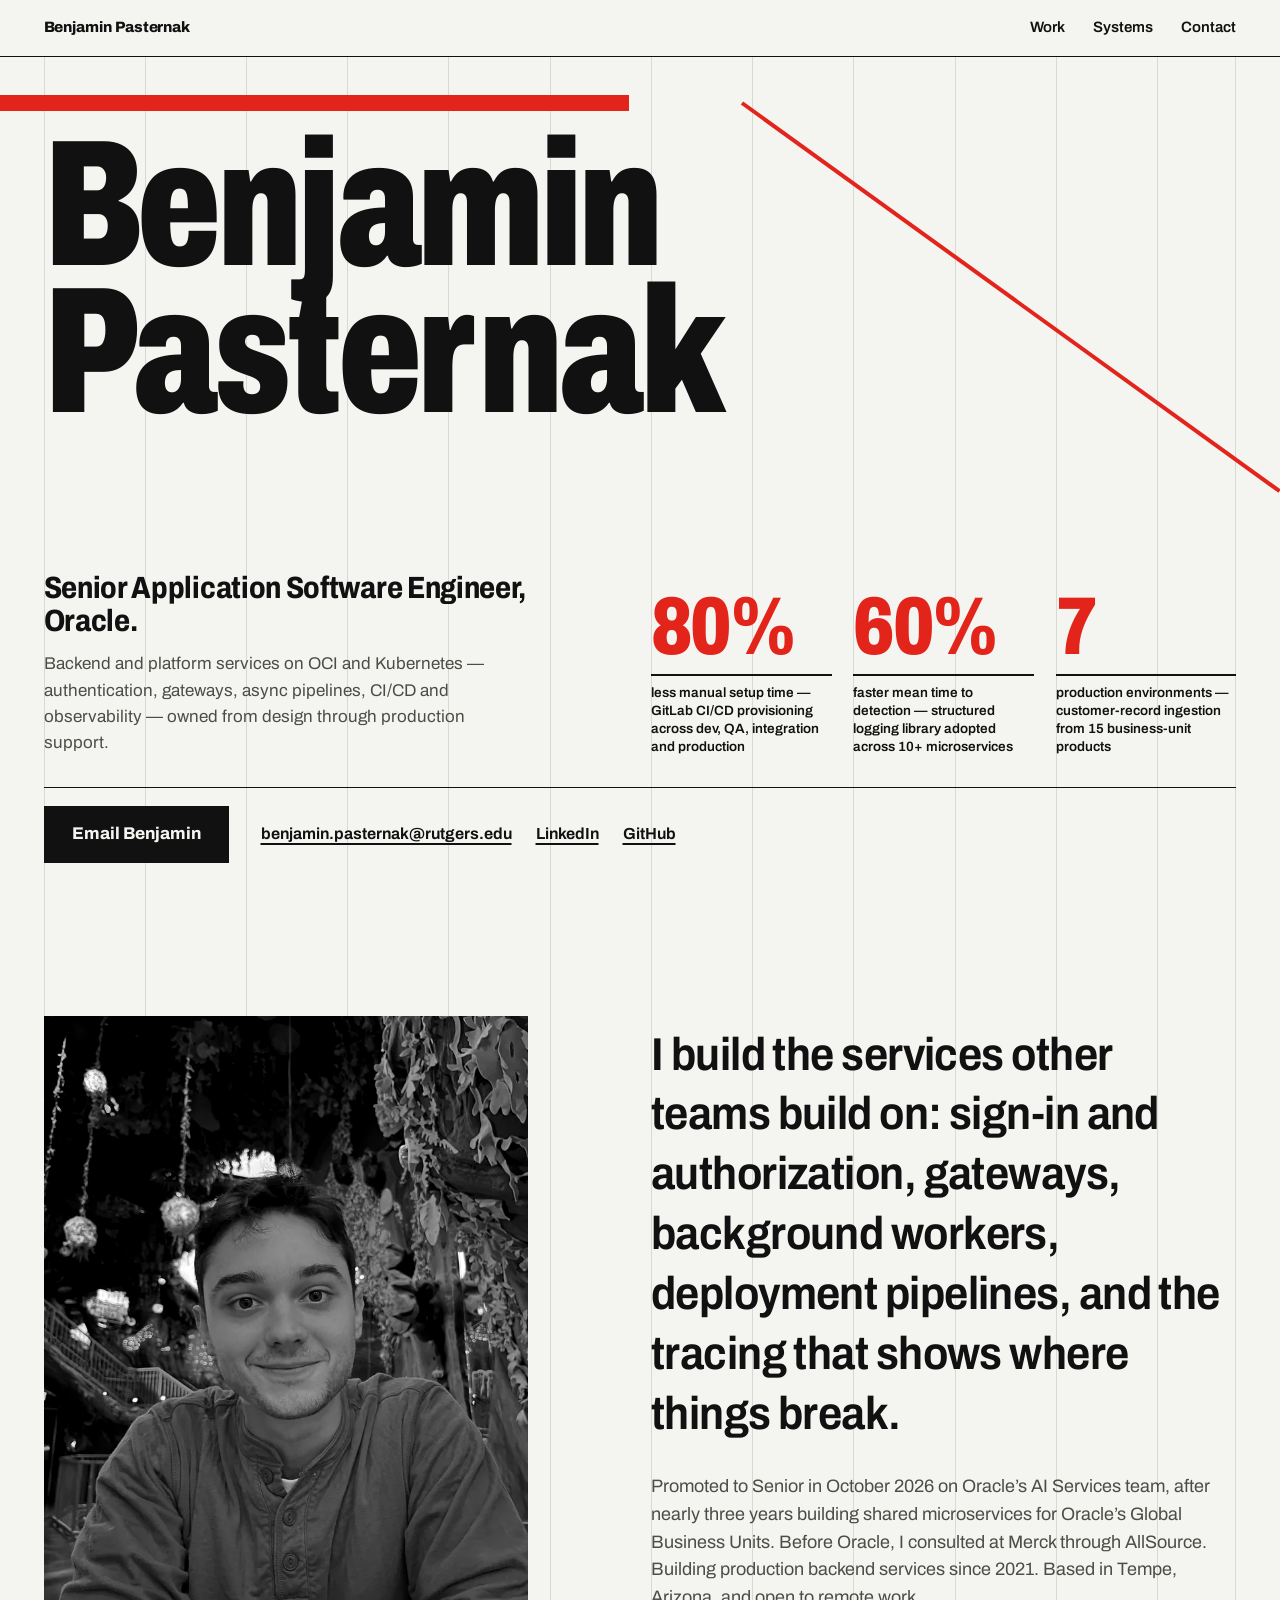
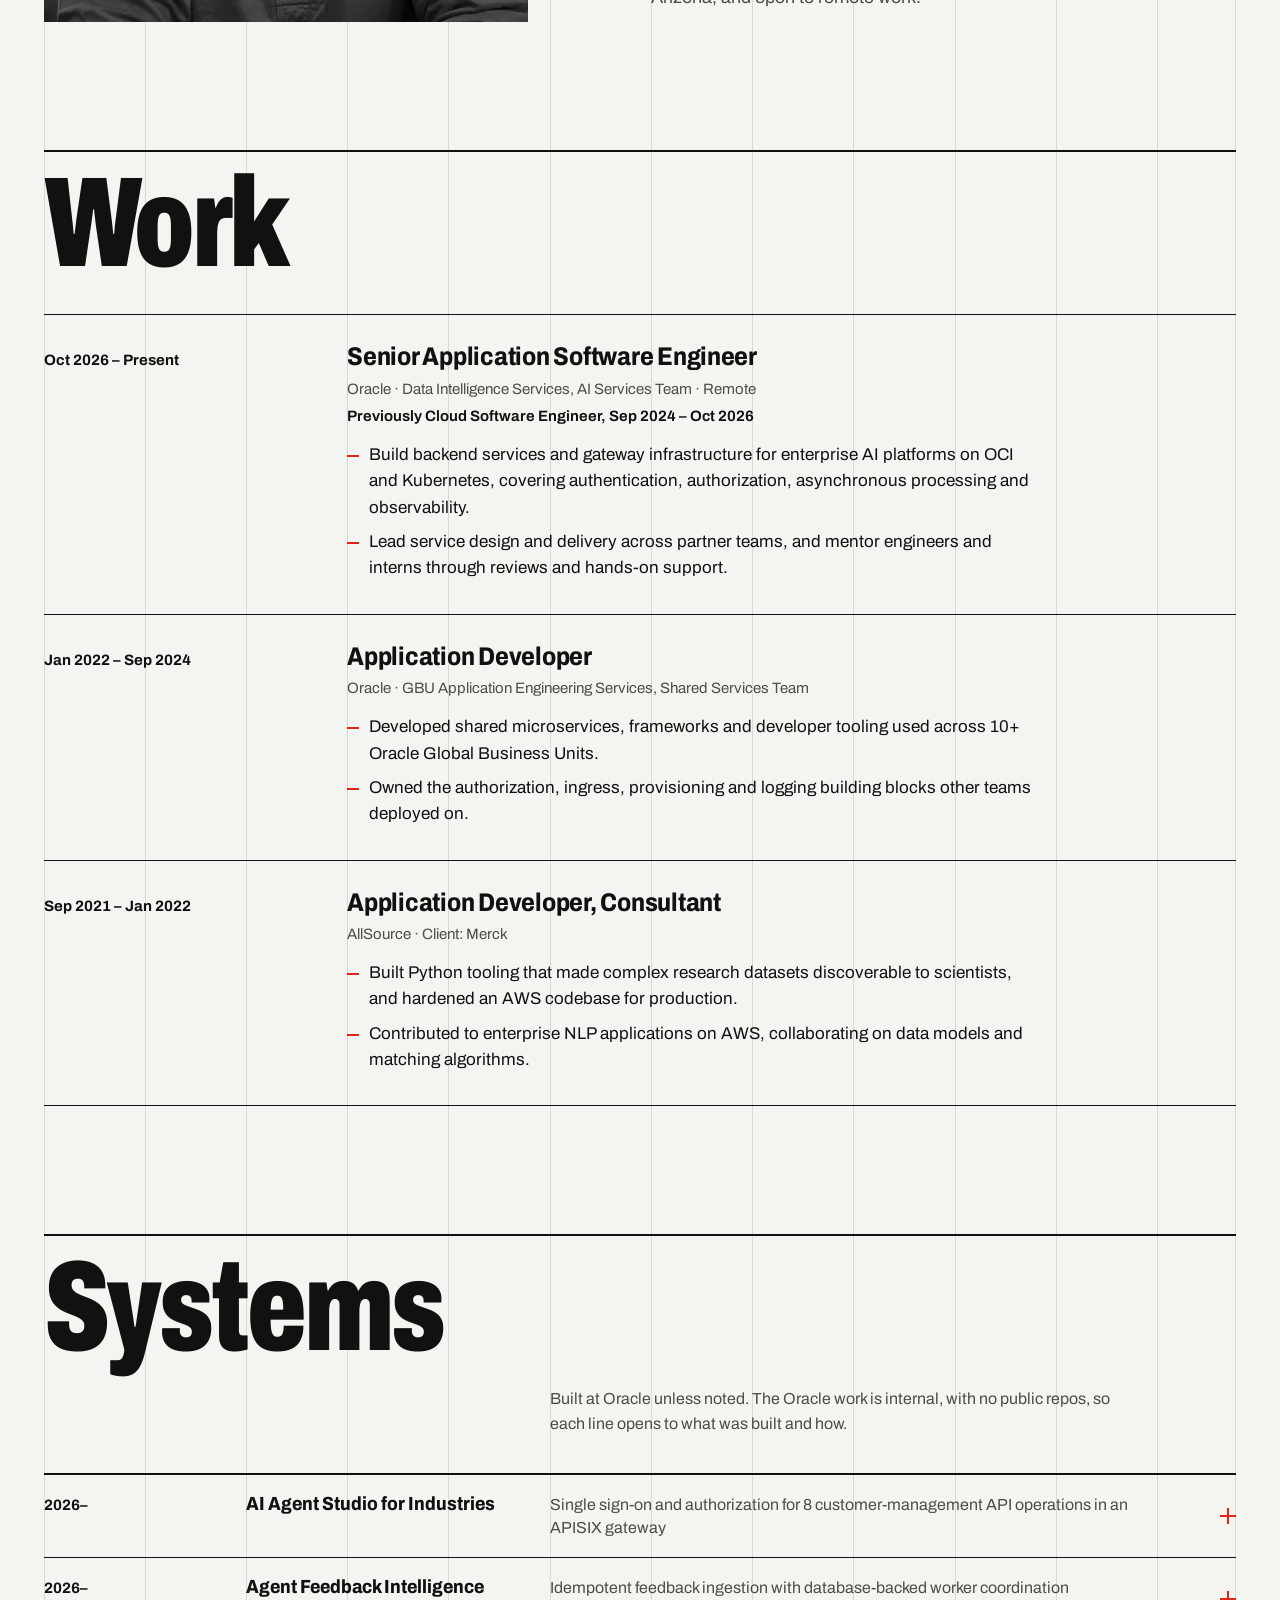
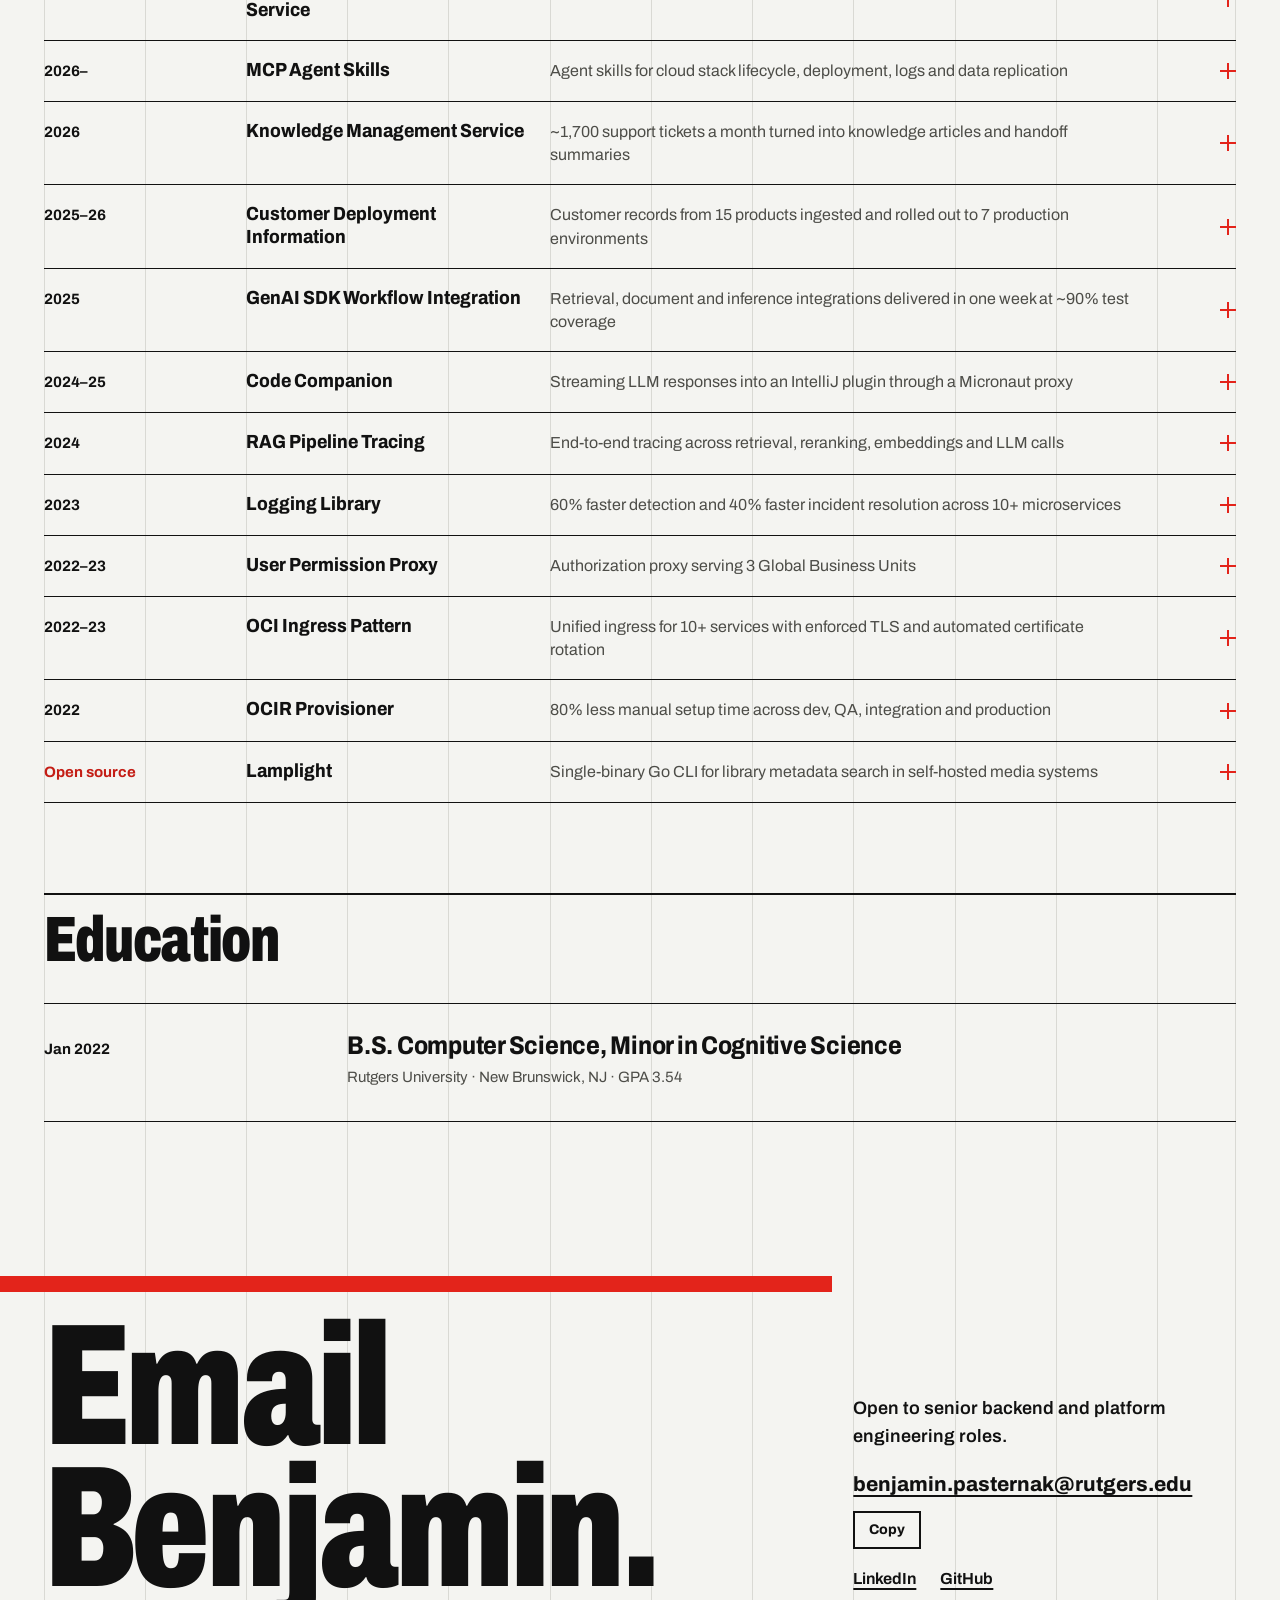
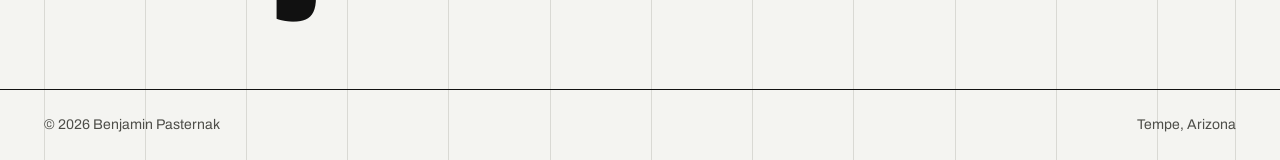
<file: index.html>
<!DOCTYPE html>
<html lang="en">
<head>
  <meta charset="UTF-8" />
  <meta name="viewport" content="width=device-width, initial-scale=1.0" />
  <title>Benjamin Pasternak — Senior Application Software Engineer</title>
  <meta name="description" content="Benjamin Pasternak, senior application software engineer at Oracle building backend and platform services on OCI and Kubernetes: authentication, gateways, async pipelines, CI/CD and observability." />
  <meta name="theme-color" content="#f4f4f1" />
  <link rel="icon" href="data:image/svg+xml,%3Csvg xmlns='http://www.w3.org/2000/svg' viewBox='0 0 32 32'%3E%3Crect width='32' height='32' fill='%23111'/%3E%3Crect width='32' height='6' fill='%23e3241b'/%3E%3Ctext x='4' y='26' font-family='Arial,Helvetica,sans-serif' font-size='16' font-weight='900' fill='%23f4f4f1'%3EBP%3C/text%3E%3C/svg%3E" />
  <link rel="preconnect" href="https://fonts.googleapis.com" />
  <link rel="preconnect" href="https://fonts.gstatic.com" crossorigin />
  <link href="https://fonts.googleapis.com/css2?family=Archivo:wdth,wght@62..125,100..900&display=swap" rel="stylesheet" />
  <link rel="stylesheet" href="styles.css" />
</head>
<body>
  <a class="skip" href="#work">Skip to work history</a>

  <div class="grid-lines" aria-hidden="true">
    <i></i><i></i><i></i><i></i><i></i><i></i><i></i><i></i><i></i><i></i><i></i><i></i>
  </div>

  <header class="nav">
    <div class="row nav-row">
      <a class="nav-name" href="#top">Benjamin Pasternak</a>
      <nav class="nav-links" aria-label="Sections">
        <a href="#work">Work</a>
        <a href="#systems">Systems</a>
        <a href="#contact">Contact</a>
      </nav>
    </div>
  </header>

  <main id="top">

    <section class="hero row" aria-labelledby="hero-name">
      <div class="hero-bar" aria-hidden="true"></div>
      <svg class="hero-diagonal" aria-hidden="true">
        <line x1="0" y1="0" x2="100%" y2="100%" pathLength="1" />
      </svg>

      <h1 class="hero-name" id="hero-name">Benjamin<br />Paste<span class="kern-rn">r</span>nak</h1>

      <div class="hero-lede">
        <p class="hero-title">Senior Application Software Engineer, Oracle.</p>
        <p class="hero-sub"><span class="sub-long">Backend and platform services on OCI and Kubernetes — authentication, gateways, async pipelines, CI/CD and observability — owned from design through production support.</span><span class="sub-short">Backend and platform engineer — OCI, Kubernetes, auth, gateways, CI/CD.</span></p>
      </div>

      <dl class="hero-facts">
        <div class="fact">
          <dt class="fact-num">80%</dt>
          <dd class="fact-label">less manual setup time — GitLab CI/CD provisioning across dev, QA, integration and production</dd>
        </div>
        <div class="fact">
          <dt class="fact-num">60%</dt>
          <dd class="fact-label">faster mean time to detection — structured logging library adopted across 10+ microservices</dd>
        </div>
        <div class="fact">
          <dt class="fact-num">7</dt>
          <dd class="fact-label">production environments — customer-record ingestion from 15 business-unit products</dd>
        </div>
      </dl>

      <div class="hero-cta">
        <a class="btn" href="#contact" data-mailto>Email Benjamin</a>
        <p class="hero-links">
          <a class="hero-email" href="#contact" data-email>benjamin.pasternak at rutgers.edu</a>
          <a href="https://www.linkedin.com/in/benjamin-pasternak/" target="_blank" rel="noopener">LinkedIn</a>
          <a href="https://github.com/Benjamin-Pasternak" target="_blank" rel="noopener">GitHub</a>
        </p>
      </div>
    </section>

    <section class="about row" aria-label="About">
      <picture class="about-photo">
        <source srcset="profile-400.webp 400w, profile-720.webp 720w" sizes="(max-width: 600px) 92vw, 40vw" type="image/webp" />
        <img src="profile-720.webp" alt="Benjamin Pasternak" width="720" height="960" loading="lazy" decoding="async" />
      </picture>
      <div class="about-text">
        <p class="about-statement">I build the services other teams build on: sign-in and authorization, gateways, background workers, deployment pipelines, and the tracing that shows where things break.</p>
        <p class="about-detail">Promoted to Senior in October 2026 on Oracle’s AI Services team, after nearly three years building shared microservices for Oracle’s Global Business Units. Before Oracle, I consulted at Merck through AllSource. Building production backend services since 2021. Based in Tempe, Arizona, and open to remote work.</p>
      </div>
    </section>

    <section class="section row" id="work" aria-labelledby="work-h">
      <h2 class="section-h" id="work-h">Work</h2>

      <article class="job">
        <p class="job-dates">Oct 2026 – Present</p>
        <div class="job-main">
          <h3 class="job-role">Senior Application Software Engineer</h3>
          <p class="job-org">Oracle · Data Intelligence Services, AI Services Team · Remote</p>
          <p class="job-prev">Previously Cloud Software Engineer, Sep 2024 – Oct 2026</p>
          <ul class="job-points">
            <li>Build backend services and gateway infrastructure for enterprise AI platforms on OCI and Kubernetes, covering authentication, authorization, asynchronous processing and observability.</li>
            <li>Lead service design and delivery across partner teams, and mentor engineers and interns through reviews and hands-on support.</li>
          </ul>
        </div>
      </article>

      <article class="job">
        <p class="job-dates">Jan 2022 – Sep 2024</p>
        <div class="job-main">
          <h3 class="job-role">Application Developer</h3>
          <p class="job-org">Oracle · GBU Application Engineering Services, Shared Services Team</p>
          <ul class="job-points">
            <li>Developed shared microservices, frameworks and developer tooling used across 10+ Oracle Global Business Units.</li>
            <li>Owned the authorization, ingress, provisioning and logging building blocks other teams deployed on.</li>
          </ul>
        </div>
      </article>

      <article class="job">
        <p class="job-dates">Sep 2021 – Jan 2022</p>
        <div class="job-main">
          <h3 class="job-role">Application Developer, Consultant</h3>
          <p class="job-org">AllSource · Client: Merck</p>
          <ul class="job-points">
            <li>Built Python tooling that made complex research datasets discoverable to scientists, and hardened an AWS codebase for production.</li>
            <li>Contributed to enterprise NLP applications on AWS, collaborating on data models and matching algorithms.</li>
          </ul>
        </div>
      </article>
    </section>

    <section class="section row" id="systems" aria-labelledby="systems-h">
      <h2 class="section-h" id="systems-h">Systems</h2>
      <p class="section-note">Built at Oracle unless noted. The Oracle work is internal, with no public repos, so each line opens to what was built and how.</p>

      <div class="sys-list">
        <details class="sys">
          <summary>
            <span class="sys-years">2026–</span>
            <span class="sys-name">AI Agent Studio for Industries</span>
            <span class="sys-result">Single sign-on and authorization for 8 customer-management API operations in an APISIX gateway</span>
            <span class="sys-toggle" aria-hidden="true"></span>
          </summary>
          <div class="sys-body">
            <p>Implemented OpenID Connect (OIDC) single sign-on in APISIX using customer-specific Oracle Database configuration and OCI Vault credentials, accessed through Kubernetes workload identity. Separated platform-admin credentials from customer permissions and enforced customer ownership through an access broker. Packaged APISIX, its ingress controller and etcd with Helm, with health checks, read-only container filesystems and independent gateway releases.</p>
            <p class="sys-stack">APISIX · OIDC · OCI Vault · Kubernetes · Helm · etcd</p>
          </div>
        </details>

        <details class="sys">
          <summary>
            <span class="sys-years">2026–</span>
            <span class="sys-name">Agent Feedback Intelligence Service</span>
            <span class="sys-result">Idempotent feedback ingestion with database-backed worker coordination</span>
            <span class="sys-toggle" aria-hidden="true"></span>
          </summary>
          <div class="sys-body">
            <p>Led architecture and implementation of a Python/FastAPI service for idempotent feedback ingestion, Oracle-backed query APIs and asynchronous enrichment, while mentoring a junior engineer. Worker coordination uses row locking, retries and atomic completion updates so stale workers can’t overwrite recovered work. PII is masked before sentiment analysis and AI categorization, and model and configuration metadata is recorded for every processed item.</p>
            <p class="sys-stack">Python · FastAPI · Oracle Database · SQLAlchemy · OCI Generative AI</p>
          </div>
        </details>

        <details class="sys">
          <summary>
            <span class="sys-years">2026–</span>
            <span class="sys-name">MCP Agent Skills</span>
            <span class="sys-result">Agent skills for cloud stack lifecycle, deployment, logs and data replication</span>
            <span class="sys-toggle" aria-hidden="true"></span>
          </summary>
          <div class="sys-body">
            <p>Developed Model Context Protocol (MCP) agent skills that let AI agents create, update and delete cloud stacks, deploy artifacts, retrieve status and logs, and replicate data across environments, with request validation and explicit confirmation steps.</p>
            <p class="sys-stack">MCP · Python · OCI · REST APIs</p>
          </div>
        </details>

        <details class="sys">
          <summary>
            <span class="sys-years">2026</span>
            <span class="sys-name">Knowledge Management Service</span>
            <span class="sys-result">~1,700 support tickets a month turned into knowledge articles and handoff summaries</span>
            <span class="sys-toggle" aria-hidden="true"></span>
          </summary>
          <div class="sys-body">
            <p>Built a Python/Flask service that transforms support requests into structured knowledge articles and engineer handoff summaries using OCI Generative AI, with PII redaction before inference. About half of the ~1,700 monthly tickets produce a reusable article. Mentored an intern through delivery: defined the roadmap, reviewed the work and unblocked technical issues.</p>
            <p class="sys-stack">Python · Flask · OCI Generative AI · PII redaction</p>
          </div>
        </details>

        <details class="sys">
          <summary>
            <span class="sys-years">2025–26</span>
            <span class="sys-name">Customer Deployment Information</span>
            <span class="sys-result">Customer records from 15 products ingested and rolled out to 7 production environments</span>
            <span class="sys-toggle" aria-hidden="true"></span>
          </summary>
          <div class="sys-body">
            <p>Owned Java/Micronaut ingestion services that normalize customer records from 15 business-unit products into OCI Object Storage, replacing manual collection. Led 2 peer engineers through delivery, coordinated requirements across 5 teams, and resolved production incidents.</p>
            <p class="sys-stack">Java · Micronaut · Kubernetes · OCI Object Storage · CI/CD</p>
          </div>
        </details>

        <details class="sys">
          <summary>
            <span class="sys-years">2025</span>
            <span class="sys-name">GenAI SDK Workflow Integration</span>
            <span class="sys-result">Retrieval, document and inference integrations delivered in one week at ~90% test coverage</span>
            <span class="sys-toggle" aria-hidden="true"></span>
          </summary>
          <div class="sys-body">
            <p>Integrated a GenAI SDK into a LangGraph-style agent workflow framework as composable nodes: retrieval, document loading and splitting, and inference (chat, embeddings, vision), with checkpointing and serialization. Validated with ~90% unit and integration test coverage.</p>
            <p class="sys-stack">Python · LangGraph-style workflows · RAG · OpenSearch</p>
          </div>
        </details>

        <details class="sys">
          <summary>
            <span class="sys-years">2024–25</span>
            <span class="sys-name">Code Companion</span>
            <span class="sys-result">Streaming LLM responses into an IntelliJ plugin through a Micronaut proxy</span>
            <span class="sys-toggle" aria-hidden="true"></span>
          </summary>
          <div class="sys-body">
            <p>Built a prototype IntelliJ plugin for AI-assisted code generation backed by Oracle-hosted LLMs, with a Micronaut and Reactor server-sent-events proxy delivering real-time model responses. Supported OAuth2 compliance flows and payload verification.</p>
            <p class="sys-stack">Micronaut · Reactor · SSE · OAuth2 · IntelliJ Platform</p>
          </div>
        </details>

        <details class="sys">
          <summary>
            <span class="sys-years">2024</span>
            <span class="sys-name">RAG Pipeline Tracing</span>
            <span class="sys-result">End-to-end tracing across retrieval, reranking, embeddings and LLM calls</span>
            <span class="sys-toggle" aria-hidden="true"></span>
          </summary>
          <div class="sys-body">
            <p>Instrumented retrieval-augmented generation pipelines with OpenTelemetry and OpenInference, exporting to OCI Application Performance Monitoring for component-level latency and error analysis and faster root-cause analysis during incidents.</p>
            <p class="sys-stack">OpenTelemetry · OpenInference · OCI APM</p>
          </div>
        </details>

        <details class="sys">
          <summary>
            <span class="sys-years">2023</span>
            <span class="sys-name">Logging Library</span>
            <span class="sys-result">60% faster detection and 40% faster incident resolution across 10+ microservices</span>
            <span class="sys-toggle" aria-hidden="true"></span>
          </summary>
          <div class="sys-body">
            <p>Built a drop-in structured logging library enforcing an OCI Logging–compliant schema across 10+ microservices, so metadata parses cleanly into Oracle’s central logging system. Wrote the documentation and supported adoption across teams.</p>
            <p class="sys-stack">Java · SLF4J · MDC · OCI Logging</p>
          </div>
        </details>

        <details class="sys">
          <summary>
            <span class="sys-years">2022–23</span>
            <span class="sys-name">User Permission Proxy</span>
            <span class="sys-result">Authorization proxy serving 3 Global Business Units</span>
            <span class="sys-toggle" aria-hidden="true"></span>
          </summary>
          <div class="sys-body">
            <p>Designed and operated a Micronaut authorization proxy that filters requests and injects authorization context into downstream microservices, enforcing internal security standards while simplifying secret management.</p>
            <p class="sys-stack">Micronaut · AuthZ · SSO · OCI</p>
          </div>
        </details>

        <details class="sys">
          <summary>
            <span class="sys-years">2022–23</span>
            <span class="sys-name">OCI Ingress Pattern</span>
            <span class="sys-result">Unified ingress for 10+ services with enforced TLS and automated certificate rotation</span>
            <span class="sys-toggle" aria-hidden="true"></span>
          </summary>
          <div class="sys-body">
            <p>Designed and rolled out a unified ingress architecture with OCI API Gateway, load balancers and NGINX for 10+ internal and external services, centralizing routing and configuration.</p>
            <p class="sys-stack">OCI API Gateway · Load balancers · NGINX · TLS</p>
          </div>
        </details>

        <details class="sys">
          <summary>
            <span class="sys-years">2022</span>
            <span class="sys-name">OCIR Provisioner</span>
            <span class="sys-result">80% less manual setup time across dev, QA, integration and production</span>
            <span class="sys-toggle" aria-hidden="true"></span>
          </summary>
          <div class="sys-body">
            <p>Built a GitLab CI/CD provisioning pipeline using Bash, Kubernetes Jobs and Docker that automates OCI resource setup for every environment and enables full regression deployments, with Prometheus and Grafana telemetry across 10+ services.</p>
            <p class="sys-stack">GitLab CI/CD · Bash · Kubernetes Jobs · Docker · Prometheus · Grafana</p>
          </div>
        </details>

        <details class="sys sys--oss">
          <summary>
            <span class="sys-years">Open source</span>
            <span class="sys-name">Lamplight</span>
            <span class="sys-result">Single-binary Go CLI for library metadata search in self-hosted media systems</span>
            <span class="sys-toggle" aria-hidden="true"></span>
          </summary>
          <div class="sys-body">
            <p>Author and maintainer. Integrates OpenLibrary and indexer search APIs with concurrent requests, structured configuration and graceful handling of upstream failures, packaged for containerized Linux deployments.</p>
            <p class="sys-stack">Go · REST APIs · Concurrency · Docker · <a href="https://github.com/intransigent-iconoclast/lamplight-cli" target="_blank" rel="noopener">View the repo</a></p>
          </div>
        </details>
      </div>
    </section>

    <section class="section section--tight row" aria-labelledby="edu-h">
      <h2 class="section-h section-h--small" id="edu-h">Education</h2>
      <article class="job">
        <p class="job-dates">Jan 2022</p>
        <div class="job-main">
          <h3 class="job-role">B.S. Computer Science, Minor in Cognitive Science</h3>
          <p class="job-org">Rutgers University · New Brunswick, NJ · GPA 3.54</p>
        </div>
      </article>
    </section>

    <section class="contact row" id="contact" aria-labelledby="contact-h">
      <div class="contact-bar" aria-hidden="true"></div>
      <h2 class="contact-h" id="contact-h">Email<br />Benjamin.</h2>
      <div class="contact-body">
        <p class="contact-sub">Open to senior backend and platform engineering roles.</p>
        <p class="contact-email">
          <a id="email-link" href="#contact">Email address loads with JavaScript</a>
          <button class="copy-btn" id="copy-btn" type="button">Copy</button>
          <span class="copy-status" id="copy-status" role="status" aria-live="polite"></span>
        </p>
        <p class="contact-links">
          <a href="https://www.linkedin.com/in/benjamin-pasternak/" target="_blank" rel="noopener">LinkedIn</a>
          <a href="https://github.com/Benjamin-Pasternak" target="_blank" rel="noopener">GitHub</a>
        </p>
      </div>
    </section>
  </main>

  <footer class="footer row">
    <p>© 2026 Benjamin Pasternak</p>
    <p>Tempe, Arizona</p>
  </footer>

  <script src="main.js"></script>
</body>
</html>
</file>
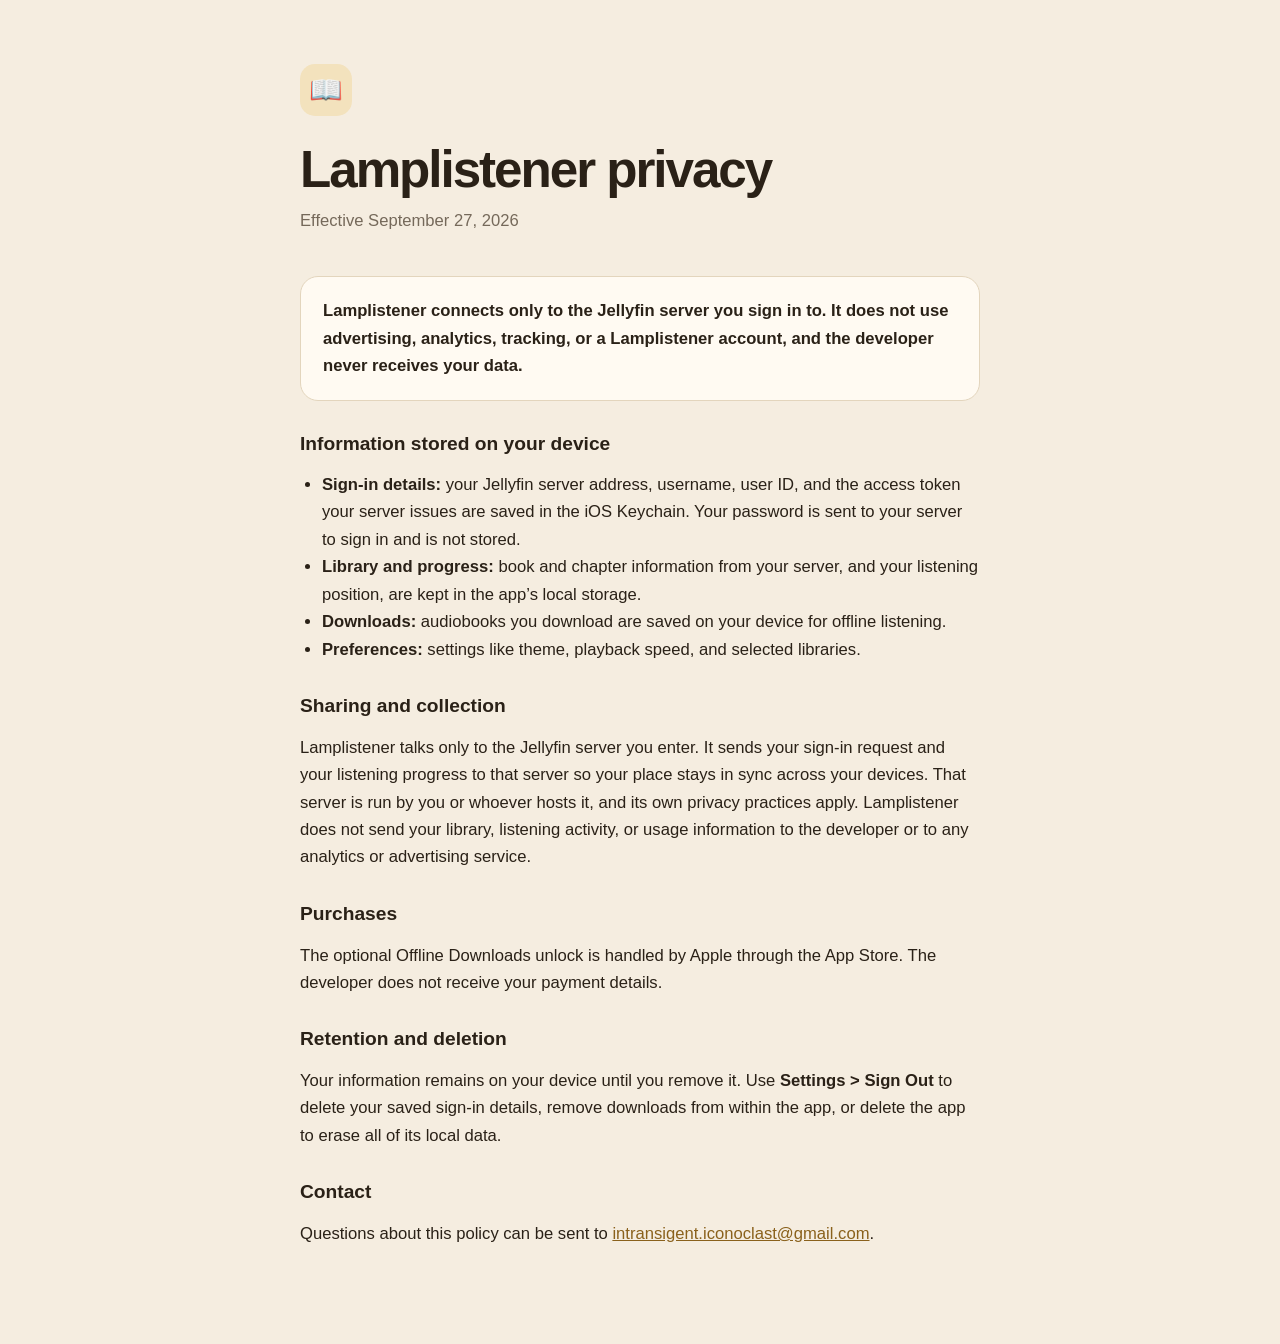
<file: lamplistener-privacy.html>
<!doctype html>
<html lang="en">
<head>
  <meta charset="utf-8">
  <meta name="viewport" content="width=device-width, initial-scale=1">
  <meta name="color-scheme" content="light dark">
  <title>Lamplistener Privacy Policy</title>
  <style>
    :root {
      color-scheme: light dark;
      font-family: -apple-system, BlinkMacSystemFont, "Segoe UI", sans-serif;
      background: #f5ede0;
      color: #2a2117;
    }
    body { margin: 0; }
    main { max-width: 680px; margin: 0 auto; padding: 64px 24px 80px; }
    .mark {
      display: grid; place-items: center; width: 52px; height: 52px;
      border-radius: 15px; background: #f3e2bd; color: #8a611c;
      font-size: 27px; margin-bottom: 24px;
    }
    h1 { margin: 0 0 8px; font-size: clamp(2rem, 7vw, 3.2rem); letter-spacing: -.04em; }
    .updated { margin: 0 0 42px; color: #75695a; }
    h2 { margin: 32px 0 8px; font-size: 1.2rem; }
    p, li { font-size: 1.04rem; line-height: 1.65; }
    ul { padding-left: 22px; }
    a { color: #8a611c; }
    .summary {
      padding: 20px 22px; border: 1px solid #e3d5bd; border-radius: 18px;
      background: #fffaf2; font-weight: 600;
    }
    @media (prefers-color-scheme: dark) {
      :root { background: #17130e; color: #f3ece1; }
      .mark { background: #3a2c14; color: #e5b75c; }
      .updated { color: #b0a594; }
      .summary { background: #221c14; border-color: #3d3325; }
      a { color: #e5b75c; }
    }
  </style>
</head>
<body>
  <main>
    <div class="mark" aria-hidden="true">&#128214;</div>
    <h1>Lamplistener privacy</h1>
    <p class="updated">Effective September 27, 2026</p>

    <p class="summary">Lamplistener connects only to the Jellyfin server you sign in to. It does not use advertising, analytics, tracking, or a Lamplistener account, and the developer never receives your data.</p>

    <h2>Information stored on your device</h2>
    <ul>
      <li><strong>Sign-in details:</strong> your Jellyfin server address, username, user ID, and the access token your server issues are saved in the iOS Keychain. Your password is sent to your server to sign in and is not stored.</li>
      <li><strong>Library and progress:</strong> book and chapter information from your server, and your listening position, are kept in the app’s local storage.</li>
      <li><strong>Downloads:</strong> audiobooks you download are saved on your device for offline listening.</li>
      <li><strong>Preferences:</strong> settings like theme, playback speed, and selected libraries.</li>
    </ul>

    <h2>Sharing and collection</h2>
    <p>Lamplistener talks only to the Jellyfin server you enter. It sends your sign-in request and your listening progress to that server so your place stays in sync across your devices. That server is run by you or whoever hosts it, and its own privacy practices apply. Lamplistener does not send your library, listening activity, or usage information to the developer or to any analytics or advertising service.</p>

    <h2>Purchases</h2>
    <p>The optional Offline Downloads unlock is handled by Apple through the App Store. The developer does not receive your payment details.</p>

    <h2>Retention and deletion</h2>
    <p>Your information remains on your device until you remove it. Use <strong>Settings &gt; Sign Out</strong> to delete your saved sign-in details, remove downloads from within the app, or delete the app to erase all of its local data.</p>

    <h2>Contact</h2>
    <p>Questions about this policy can be sent to <a href="mailto:intransigent.iconoclast@gmail.com">intransigent.iconoclast@gmail.com</a>.</p>
  </main>
</body>
</html>
</file>
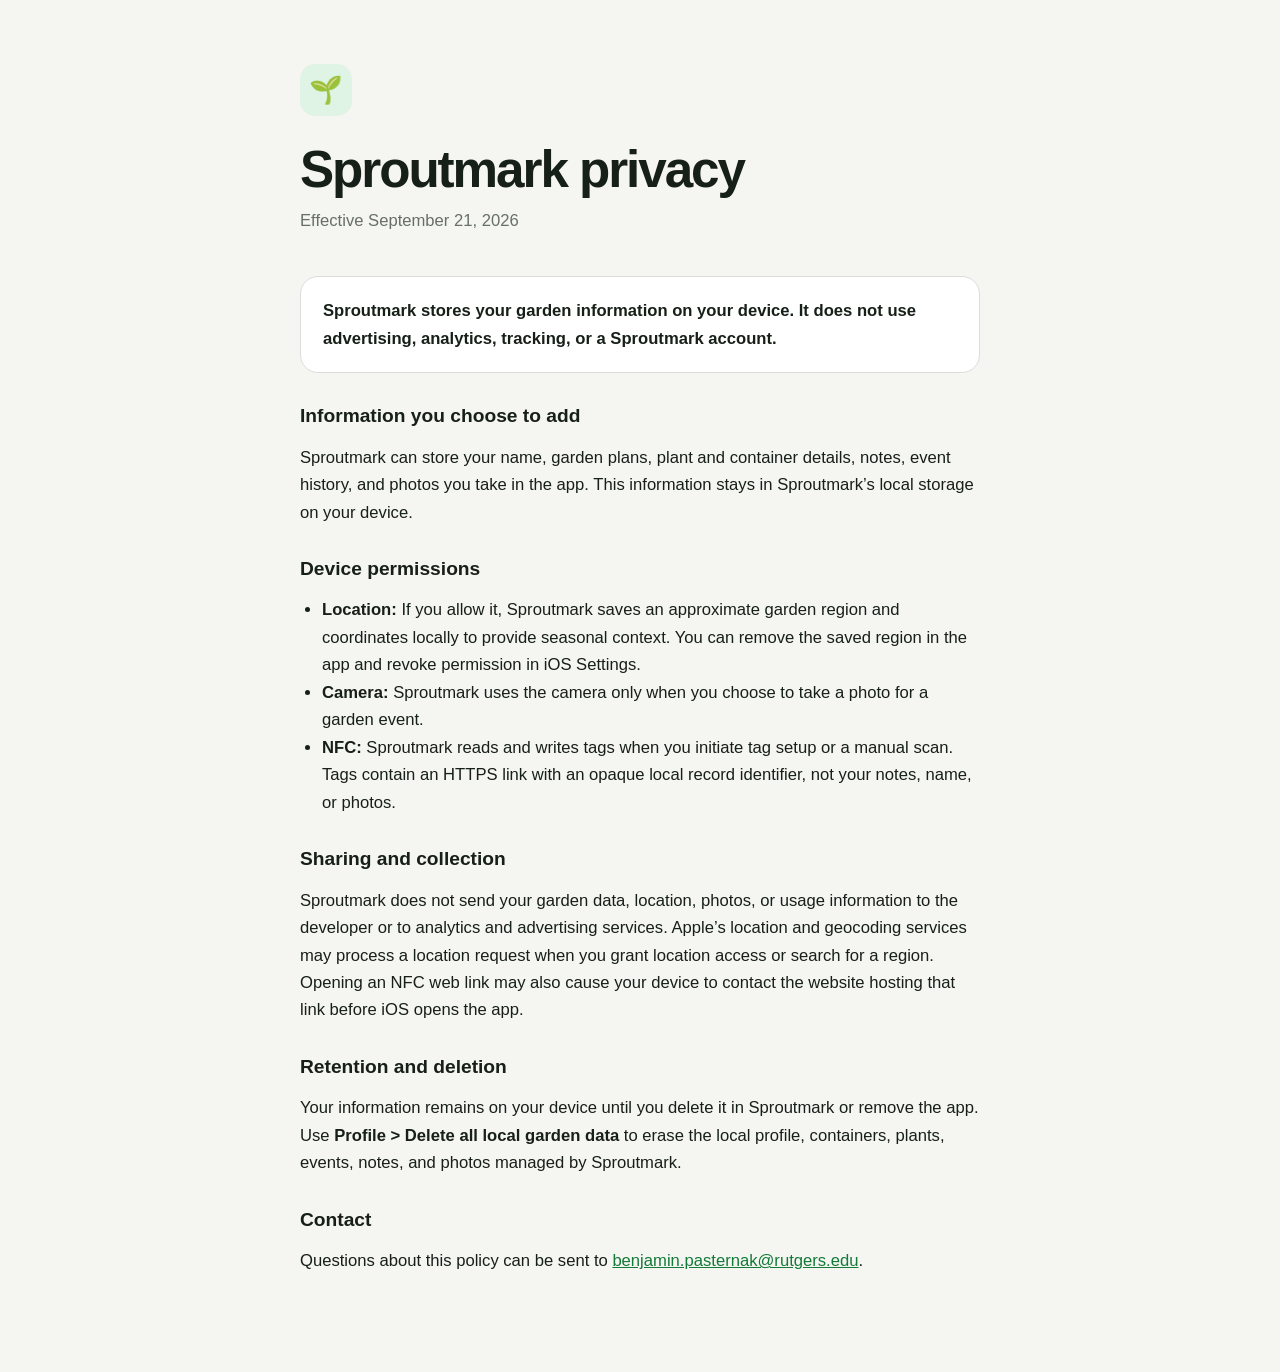
<file: sproutmark-privacy.html>
<!doctype html>
<html lang="en">
<head>
  <meta charset="utf-8">
  <meta name="viewport" content="width=device-width, initial-scale=1">
  <meta name="color-scheme" content="light dark">
  <title>Sproutmark Privacy Policy</title>
  <style>
    :root {
      color-scheme: light dark;
      font-family: -apple-system, BlinkMacSystemFont, "Segoe UI", sans-serif;
      background: #f5f5f2;
      color: #172018;
    }
    body { margin: 0; }
    main { max-width: 680px; margin: 0 auto; padding: 64px 24px 80px; }
    .mark {
      display: grid; place-items: center; width: 52px; height: 52px;
      border-radius: 15px; background: #dff4e5; color: #17823d;
      font-size: 27px; margin-bottom: 24px;
    }
    h1 { margin: 0 0 8px; font-size: clamp(2rem, 7vw, 3.2rem); letter-spacing: -.04em; }
    .updated { margin: 0 0 42px; color: #667067; }
    h2 { margin: 32px 0 8px; font-size: 1.2rem; }
    p, li { font-size: 1.04rem; line-height: 1.65; }
    ul { padding-left: 22px; }
    a { color: #137a37; }
    .summary {
      padding: 20px 22px; border: 1px solid #d9ded9; border-radius: 18px;
      background: #fff; font-weight: 600;
    }
    @media (prefers-color-scheme: dark) {
      :root { background: #111512; color: #eef3ee; }
      .mark { background: #183923; color: #61d681; }
      .updated { color: #a9b2aa; }
      .summary { background: #1b211c; border-color: #333b34; }
      a { color: #70dd8e; }
    }
  </style>
</head>
<body>
  <main>
    <div class="mark" aria-hidden="true">&#127793;</div>
    <h1>Sproutmark privacy</h1>
    <p class="updated">Effective September 21, 2026</p>

    <p class="summary">Sproutmark stores your garden information on your device. It does not use advertising, analytics, tracking, or a Sproutmark account.</p>

    <h2>Information you choose to add</h2>
    <p>Sproutmark can store your name, garden plans, plant and container details, notes, event history, and photos you take in the app. This information stays in Sproutmark’s local storage on your device.</p>

    <h2>Device permissions</h2>
    <ul>
      <li><strong>Location:</strong> If you allow it, Sproutmark saves an approximate garden region and coordinates locally to provide seasonal context. You can remove the saved region in the app and revoke permission in iOS Settings.</li>
      <li><strong>Camera:</strong> Sproutmark uses the camera only when you choose to take a photo for a garden event.</li>
      <li><strong>NFC:</strong> Sproutmark reads and writes tags when you initiate tag setup or a manual scan. Tags contain an HTTPS link with an opaque local record identifier, not your notes, name, or photos.</li>
    </ul>

    <h2>Sharing and collection</h2>
    <p>Sproutmark does not send your garden data, location, photos, or usage information to the developer or to analytics and advertising services. Apple’s location and geocoding services may process a location request when you grant location access or search for a region. Opening an NFC web link may also cause your device to contact the website hosting that link before iOS opens the app.</p>

    <h2>Retention and deletion</h2>
    <p>Your information remains on your device until you delete it in Sproutmark or remove the app. Use <strong>Profile &gt; Delete all local garden data</strong> to erase the local profile, containers, plants, events, notes, and photos managed by Sproutmark.</p>

    <h2>Contact</h2>
    <p>Questions about this policy can be sent to <a href="mailto:benjamin.pasternak@rutgers.edu">benjamin.pasternak@rutgers.edu</a>.</p>
  </main>
</body>
</html>
</file>
<file: styles.css>
/* =====================
   TOKENS
   ===================== */
:root {
  --paper:    #f4f4f1;
  --ink:      #111111;
  --ink-2:    #4d4d48;
  --red:      #e3241b;  /* large type, bars, rules */
  --red-text: #c41d15;  /* small red text and fills behind light text */
  --line:     #d9d9d4;  /* grid column lines */

  --cols:   12;
  --margin: clamp(20px, 3.4vw, 48px);
  --gap:    clamp(12px, 1.7vw, 24px);
  --sheet:  1680px;
  --nav-h:  56px;

  --font: 'Archivo', 'Helvetica Neue', Arial, sans-serif;
  --ease-out: cubic-bezier(0.16, 1, 0.3, 1);

  color-scheme: light;
  interpolate-size: allow-keywords;
}

/* =====================
   BASE
   ===================== */
*, *::before, *::after { box-sizing: border-box; margin: 0; padding: 0; }
html { scroll-behavior: smooth; -webkit-text-size-adjust: 100%; }
body {
  position: relative;
  background: var(--paper);
  color: var(--ink);
  font-family: var(--font);
  font-size: 17px;
  line-height: 1.55;
  font-variation-settings: 'wdth' 100;
  -webkit-font-smoothing: antialiased;
  text-rendering: optimizeLegibility;
}
a { color: inherit; text-decoration: none; }
ul { list-style: none; }
button { font: inherit; color: inherit; background: none; border: 0; cursor: pointer; }
img { display: block; max-width: 100%; }
section[id], main[id] { scroll-margin-top: var(--nav-h); }

::selection { background: var(--red-text); color: var(--paper); }
:focus-visible { outline: 3px solid var(--red-text); outline-offset: 3px; }

.skip {
  position: absolute; left: var(--margin); top: -100px; z-index: 50;
  background: var(--ink); color: var(--paper);
  padding: 10px 16px; font-weight: 700;
}
.skip:focus { top: 12px; }

/* One sheet, one grid: every section lays out on the same 12 columns,
   and the column lines run behind the whole page. */
.row {
  position: relative;
  z-index: 1;
  display: grid;
  grid-template-columns: repeat(var(--cols), minmax(0, 1fr));
  column-gap: var(--gap);
  width: 100%;
  max-width: var(--sheet);
  margin-inline: auto;
  padding-inline: var(--margin);
}
.grid-lines {
  position: absolute;
  inset: 0;
  z-index: 0;
  pointer-events: none;
  display: grid;
  grid-template-columns: repeat(var(--cols), minmax(0, 1fr));
  column-gap: var(--gap);
  max-width: var(--sheet);
  margin-inline: auto;
  padding-inline: var(--margin);
}
.grid-lines i { border-left: 1px solid var(--line); }
.grid-lines i:nth-child(12) { border-right: 1px solid var(--line); }

/* =====================
   NAV
   ===================== */
.nav {
  position: sticky;
  top: 0;
  z-index: 20;
  background: rgba(244, 244, 241, 0.94);
  border-bottom: 1px solid var(--ink);
}
@supports (backdrop-filter: blur(1px)) {
  .nav { background: rgba(244, 244, 241, 0.82); backdrop-filter: blur(6px); }
}
.nav-row { height: var(--nav-h); align-items: center; }
.nav-name {
  grid-column: 1 / 7;
  font-weight: 800;
  font-size: 15px;
  letter-spacing: -0.005em;
}
.nav-links {
  grid-column: 7 / -1;
  justify-self: end;
  display: flex;
  gap: 28px;
  font-size: 15px;
  font-weight: 600;
}
.nav-links a, .nav-name { padding-block: 6px; }
.nav-links a:hover, .nav-name:hover { color: var(--red-text); }

/* =====================
   FIRST VIEWPORT
   ===================== */
.hero {
  min-height: calc(100svh - var(--nav-h));
  grid-template-rows: auto auto 1fr auto;
  padding-top: clamp(20px, 3vw, 48px);
  padding-bottom: clamp(20px, 3vw, 44px);
}
.hero-bar {
  grid-column: 1 / 7;
  grid-row: 1;
  height: 16px;
  margin-left: calc(-1 * var(--margin));
  background: var(--red);
}
.hero-diagonal {
  position: absolute;
  z-index: -1;
  left: 58%;
  top: calc(clamp(20px, 3vw, 48px) + 8px);
  width: 42%;
  height: 46%;
  overflow: visible;
}
.hero-diagonal line {
  stroke: var(--red);
  stroke-width: 4;
  stroke-dasharray: 1;
  stroke-dashoffset: 0;
}
.hero-name {
  grid-column: 1 / -1;
  grid-row: 2;
  margin-top: clamp(14px, 1.6vw, 24px);
  font-size: clamp(64px, min(14.2vw, 20svh), 214px);
  font-weight: 850;
  font-variation-settings: 'wdth' 70;
  line-height: 0.82;
  letter-spacing: -0.025em;
}
.kern-rn { letter-spacing: 0.02em; }
.hero-lede {
  grid-column: 1 / 7;
  grid-row: 3;
  align-self: end;
  margin-top: 28px;
  padding-right: var(--gap);
}
.hero-title {
  font-size: clamp(24px, 2.4vw, 36px);
  font-weight: 750;
  font-variation-settings: 'wdth' 85;
  line-height: 1.08;
  letter-spacing: -0.01em;
}
.hero-sub {
  margin-top: 14px;
  max-width: 46ch;
  font-size: 17px;
  color: var(--ink-2);
}
.hero-facts {
  grid-column: 7 / -1;
  grid-row: 3;
  align-self: end;
  margin-top: 28px;
  display: grid;
  grid-template-columns: repeat(3, minmax(0, 1fr));
  column-gap: var(--gap);
}
.fact-num {
  font-size: clamp(56px, 6.4vw, 96px);
  font-weight: 850;
  font-variation-settings: 'wdth' 75;
  line-height: 0.85;
  letter-spacing: -0.03em;
  color: var(--red);
  font-variant-numeric: tabular-nums;
}
.fact-label {
  margin-top: 12px;
  padding-top: 8px;
  border-top: 2px solid var(--ink);
  font-size: 13.5px;
  font-weight: 600;
  line-height: 1.35;
}
.hero-cta {
  grid-column: 1 / -1;
  grid-row: 4;
  margin-top: clamp(20px, 2.4vw, 40px);
  padding-top: 18px;
  border-top: 1px solid var(--ink);
  display: flex;
  flex-wrap: wrap;
  align-items: center;
  gap: 16px 32px;
}
.btn {
  display: inline-block;
  background: var(--ink);
  color: var(--paper);
  padding: 15px 28px;
  font-size: 17px;
  font-weight: 750;
  transition: background-color 0.15s;
}
.btn:hover { background: var(--red-text); }
.btn:active { transform: translateY(1px); }
.hero-links { display: flex; flex-wrap: wrap; gap: 8px 24px; font-size: 16px; font-weight: 650; }
.hero-links a, .contact-links a, .sys-stack a, .contact-email a {
  text-decoration: underline;
  text-decoration-thickness: 2px;
  text-underline-offset: 4px;
}
.hero-links a:hover, .contact-links a:hover, .sys-stack a:hover, .contact-email a:hover { color: var(--red-text); }
.hero-email { overflow-wrap: anywhere; }
.sub-short { display: none; }

/* =====================
   ABOUT
   ===================== */
.about { margin-top: clamp(80px, 9vw, 140px); }
.about-photo { grid-column: 1 / 6; }
.about-photo img {
  width: 100%;
  height: auto;
  aspect-ratio: 4 / 5;
  object-fit: cover;
  object-position: 50% 40%;
  filter: grayscale(1) contrast(1.06);
}
.about-text { grid-column: 7 / -1; align-self: center; }
.about-statement {
  font-size: clamp(28px, 3.6vw, 54px);
  font-weight: 650;
  font-variation-settings: 'wdth' 90;
  line-height: 1.3;
  letter-spacing: -0.012em;
  text-wrap: pretty;
}
.about-detail {
  margin-top: 28px;
  max-width: 60ch;
  font-size: 18px;
  color: var(--ink-2);
}

/* =====================
   SECTIONS
   ===================== */
.section { margin-top: clamp(96px, 10vw, 160px); }
.section--tight { margin-top: clamp(72px, 7vw, 112px); }
.section-h {
  grid-column: 1 / -1;
  padding-top: 18px;
  border-top: 2px solid var(--ink);
  font-size: clamp(64px, 10vw, 150px);
  font-weight: 850;
  font-variation-settings: 'wdth' 70;
  line-height: 0.85;
  letter-spacing: -0.025em;
}
.section-h--small { font-size: clamp(40px, 5vw, 72px); }
.section-note {
  grid-column: 6 / 12;
  margin-top: 24px;
  font-size: 16px;
  color: var(--ink-2);
}

/* Work + education rows share one structure: dates in the first three
   columns, the role in the next seven. */
.job {
  grid-column: 1 / -1;
  display: grid;
  grid-template-columns: repeat(var(--cols), minmax(0, 1fr));
  column-gap: var(--gap);
  padding: 28px 0 32px;
  border-bottom: 1px solid var(--ink);
}
.section-h + .job { margin-top: 36px; border-top: 1px solid var(--ink); }
.job-dates {
  grid-column: 1 / 4;
  font-size: 15px;
  font-weight: 700;
  font-variant-numeric: tabular-nums;
  padding-top: 6px;
}
.job-main { grid-column: 4 / 11; }
.job-role {
  font-size: clamp(22px, 2vw, 30px);
  font-weight: 750;
  font-variation-settings: 'wdth' 88;
  line-height: 1.1;
  letter-spacing: -0.01em;
}
.job-org { margin-top: 6px; font-size: 15px; color: var(--ink-2); }
.job-prev { margin-top: 4px; font-size: 15px; font-weight: 650; }
.job-points { margin-top: 14px; display: grid; gap: 8px; max-width: 70ch; }
.job-points li { position: relative; padding-left: 22px; }
.job-points li::before {
  content: '';
  position: absolute;
  left: 0; top: 0.78em;
  width: 12px; height: 2px;
  background: var(--red);
}

/* =====================
   SYSTEMS: one ruled line each, opening in place
   ===================== */
.sys-list {
  grid-column: 1 / -1;
  margin-top: 36px;
  border-top: 2px solid var(--ink);
}
.sys { border-bottom: 1px solid var(--ink); }
.sys summary,
.sys-body {
  display: grid;
  grid-template-columns: repeat(var(--cols), minmax(0, 1fr));
  column-gap: var(--gap);
}
.sys summary {
  list-style: none;
  cursor: pointer;
  padding: 18px 0;
  align-items: baseline;
}
.sys summary::-webkit-details-marker { display: none; }
.sys-years {
  grid-column: 1 / 3;
  font-size: 15px;
  font-weight: 700;
  font-variant-numeric: tabular-nums;
}
.sys-name {
  grid-column: 3 / 6;
  font-size: 19px;
  font-weight: 750;
  font-variation-settings: 'wdth' 90;
  line-height: 1.2;
}
.sys-result { grid-column: 6 / 12; font-size: 16px; color: var(--ink-2); line-height: 1.45; }
.sys-toggle {
  grid-column: 12 / -1;
  justify-self: end;
  align-self: center;
  position: relative;
  width: 16px; height: 16px;
}
.sys-toggle::before,
.sys-toggle::after {
  content: '';
  position: absolute;
  left: 0; top: 7px;
  width: 16px; height: 2px;
  background: var(--red);
  transition: transform 0.3s var(--ease-out);
}
.sys-toggle::after { transform: rotate(90deg); }
.sys[open] .sys-toggle::after { transform: rotate(0deg); }
.sys summary:hover .sys-name { color: var(--red-text); }
.sys--oss .sys-years { color: var(--red-text); }

.sys-body > * { grid-column: 6 / 12; }
.sys-body p { max-width: 68ch; }
.sys-body > p:first-child { font-size: 16.5px; line-height: 1.6; }
.sys-stack { margin-top: 10px; padding-bottom: 24px; font-size: 14px; font-weight: 650; color: var(--ink-2); }

.sys::details-content {
  block-size: 0;
  overflow: clip;
  transition: block-size 0.4s var(--ease-out), content-visibility 0.4s allow-discrete;
}
.sys[open]::details-content { block-size: auto; }

/* =====================
   CONTACT
   ===================== */
.contact {
  margin-top: clamp(120px, 12vw, 200px);
  padding-bottom: clamp(64px, 7vw, 112px);
}
.contact-bar {
  grid-column: 1 / 9;
  height: 16px;
  margin-left: calc(-1 * var(--margin));
  background: var(--red);
}
.contact-h {
  grid-column: 1 / 9;
  grid-row: 2;
  margin-top: 24px;
  font-size: clamp(72px, 13.5vw, 210px);
  font-weight: 850;
  font-variation-settings: 'wdth' 68;
  line-height: 0.82;
  letter-spacing: -0.025em;
}
.contact-body { grid-column: 9 / -1; grid-row: 2; align-self: end; padding-bottom: 8px; }
.contact-sub { font-size: 18px; font-weight: 600; }
.contact-email {
  margin-top: 18px;
  display: flex;
  flex-wrap: wrap;
  align-items: center;
  gap: 10px 14px;
}
.contact-email a {
  font-size: clamp(18px, 1.6vw, 24px);
  font-weight: 750;
  overflow-wrap: anywhere;
}
.copy-btn {
  padding: 6px 14px;
  border: 2px solid var(--ink);
  font-size: 14px;
  font-weight: 750;
  transition: background-color 0.15s, color 0.15s;
}
.copy-btn:hover { background: var(--ink); color: var(--paper); }
.copy-status { font-size: 14px; font-weight: 650; color: var(--red-text); }
.contact-links { margin-top: 18px; display: flex; gap: 24px; font-size: 16px; font-weight: 650; }

/* =====================
   FOOTER
   ===================== */
.footer {
  padding-block: 24px;
  border-top: 1px solid var(--ink);
  font-size: 14px;
  color: var(--ink-2);
}
.footer p:first-child { grid-column: 1 / 7; }
.footer p:last-child { grid-column: 7 / -1; text-align: right; }

/* =====================
   MOTION: the diagonal draws once
   ===================== */
@media (prefers-reduced-motion: no-preference) {
  .hero-diagonal line { animation: draw 1.2s var(--ease-out) 0.25s both; }
  @keyframes draw { from { stroke-dashoffset: 1; } to { stroke-dashoffset: 0; } }
}
@media (prefers-reduced-motion: reduce) {
  html { scroll-behavior: auto; }
  .sys::details-content, .sys-toggle::before, .sys-toggle::after { transition: none; }
}

/* =====================
   RESPONSIVE: 6 columns, then 4
   ===================== */
@media (max-width: 960px) {
  :root { --cols: 6; }
  .grid-lines i:nth-child(n+7) { display: none; }
  .grid-lines i:nth-child(6) { border-right: 1px solid var(--line); }

  .nav-name { grid-column: 1 / 4; }
  .nav-links { grid-column: 4 / -1; }

  .hero-bar { grid-column: 1 / 5; }
  .hero-diagonal { left: 62%; width: 38%; height: 30%; }
  .hero-lede { grid-column: 1 / -1; padding-right: 0; }
  .hero-facts { grid-column: 1 / -1; grid-row: 4; }
  .hero-cta { grid-row: 5; }

  .about-photo { grid-column: 1 / 4; }
  .about-text { grid-column: 4 / -1; align-self: end; }

  .section-note { grid-column: 1 / -1; }
  .job-dates { grid-column: 1 / -1; padding-top: 0; margin-bottom: 8px; }
  .job-main { grid-column: 1 / -1; }

  .sys-years { grid-column: 1 / 2; }
  .sys-name { grid-column: 2 / 6; }
  .sys-toggle { grid-column: 6 / -1; grid-row: 1; }
  .sys-result { grid-column: 2 / 6; grid-row: 2; margin-top: 4px; }
  .sys-body > * { grid-column: 2 / -1; }

  .contact-bar { grid-column: 1 / 5; }
  .contact-h { grid-column: 1 / -1; }
  .contact-body { grid-column: 1 / -1; grid-row: 3; margin-top: 36px; }

  .footer p:first-child { grid-column: 1 / 4; }
  .footer p:last-child { grid-column: 4 / -1; }
}

@media (max-width: 600px) {
  :root { --cols: 4; }
  body { font-size: 16px; }
  .grid-lines i:nth-child(n+5) { display: none; }
  .grid-lines i:nth-child(4) { border-right: 1px solid var(--line); }
  .grid-lines i:nth-child(6) { border-right: 0; }

  .nav-name { grid-column: 1 / 3; font-size: 14px; }
  .nav-links { grid-column: 3 / -1; gap: 16px; font-size: 14px; }

  .hero-bar { grid-column: 1 / 4; }
  .hero-diagonal { left: 68%; width: 32%; height: 200px; }
  .hero { padding-top: 14px; }
  .hero-name { font-size: 19vw; margin-top: 12px; }
  .hero-title { font-size: 19px; }
  .hero-sub { font-size: 15px; margin-top: 8px; }
  .sub-long { display: none; }
  .sub-short { display: inline; }
  .hero-email { flex-basis: 100%; }
  .hero-lede, .hero-facts { margin-top: 18px; }
  .fact-num { font-size: 40px; }
  .fact-label { font-size: 12px; line-height: 1.3; padding-top: 6px; }
  .hero-cta { margin-top: 14px; padding-top: 12px; }
  .hero-facts { grid-template-columns: 1fr; row-gap: 8px; }
  .fact { display: grid; grid-template-columns: 80px 1fr; column-gap: 14px; align-items: start; }
  .fact-label { margin-top: 2px; }
  .btn { width: 100%; text-align: center; }

  .about-photo { grid-column: 1 / -1; }
  .about-text { grid-column: 1 / -1; margin-top: 28px; }

  .sys-years { grid-column: 1 / -1; grid-row: 1; font-size: 14px; }
  .sys-name { grid-column: 1 / 4; grid-row: 2; }
  .sys-toggle { grid-column: 4 / -1; grid-row: 2; }
  .sys-result { grid-column: 1 / -1; grid-row: 3; }
  .sys-body > * { grid-column: 1 / -1; }

  .contact-bar { grid-column: 1 / 4; }
  .footer p:first-child, .footer p:last-child { grid-column: 1 / -1; text-align: left; }
}
</file>
